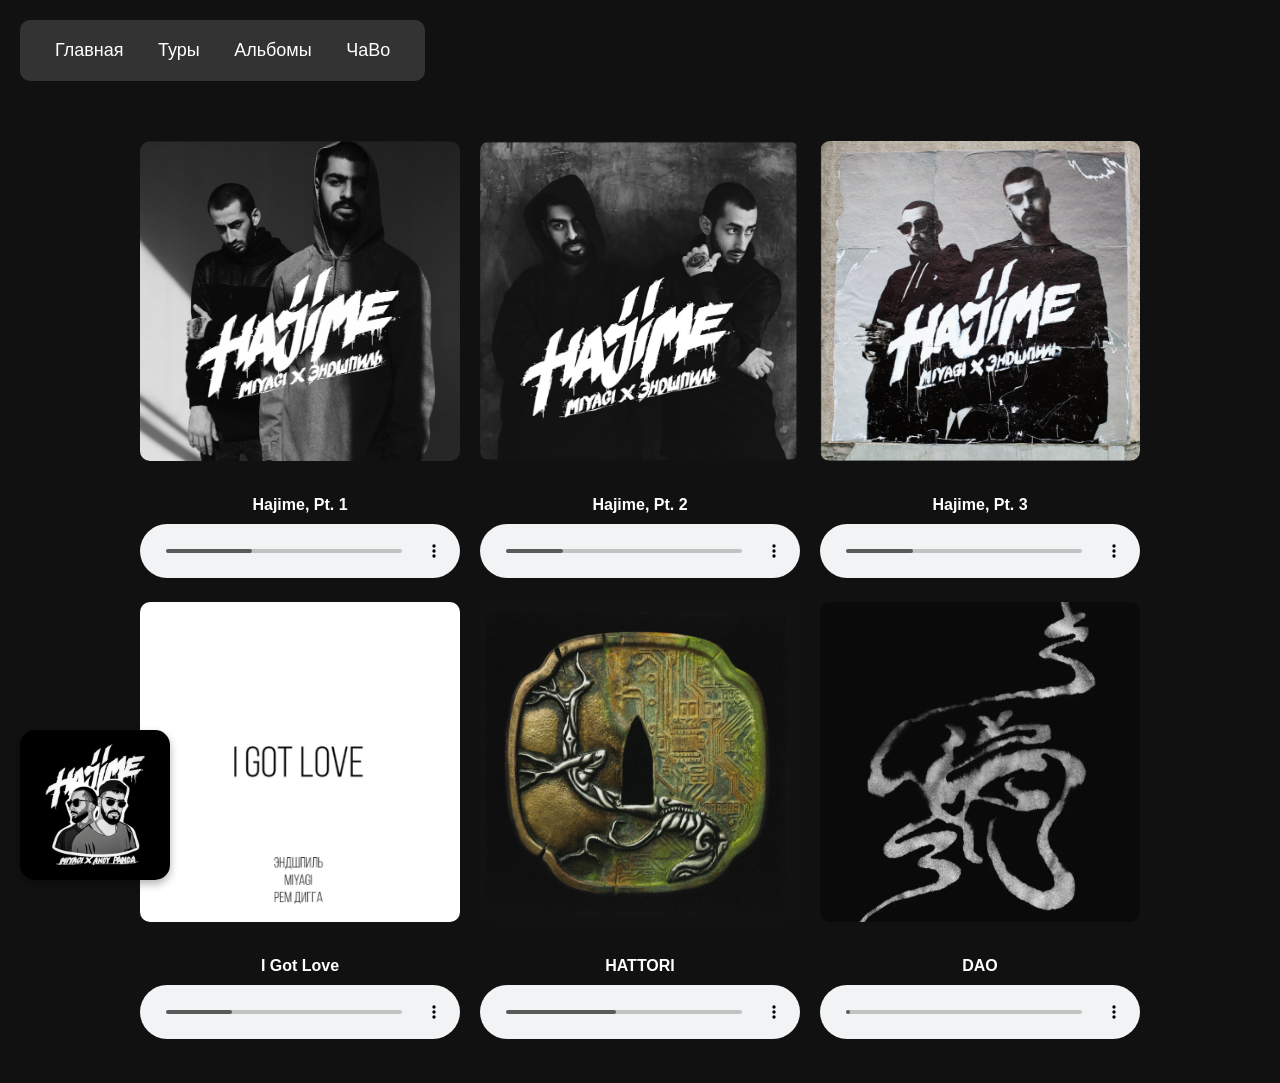
<file: albums.html>
<!DOCTYPE html>
<html lang="ru">
<head>
    <meta charset="UTF-8">
    <meta name="viewport" content="width=device-width, initial-scale=1.0">
    <title>Myagi & Andy Panda - альбомы</title>
    <link rel="icon" href="logo.png" type="image/png">
    <link rel="stylesheet" href="albums.css">
</head>

<body>
    <nav>
        <a href="index.html">Главная</a>
        <a href="tours.html">Туры</a>
        <a href="albums.html">Альбомы</a>
        <a href="faq.html">ЧаВо</a>
    </nav>

    <div class="photo-container">
        <img src="bg-photo.png" alt="Фото">
    </div>

    <div class="tracks-container">
        <div class="track">
            <img src="cover1.png" alt="Трек 0">
            <p>Hajime, Pt. 1</p>
            <audio controls>
                <source src="song1.mp3" type="audio/mpeg">
            </audio>
        </div>

        <div class="track">
            <img src="cover2.png" alt="Трек 1">
            <p>Hajime, Pt. 2</p>
            <audio controls>
                <source src="song2.mp3" type="audio/mpeg">
            </audio>
        </div>

        <div class="track">
            <img src="cover3.png" alt="Трек 2">
            <p>Hajime, Pt. 3</p>
            <audio controls>
                <source src="song3.mp3" type="audio/mpeg">
            </audio>
        </div>

        <div class="track">
            <img src="cover4.png" alt="Трек 3">
            <p>I Got Love</p>
            <audio controls>
                <source src="song4.mp3" type="audio/mpeg">
            </audio>
        </div>

        <div class="track">
            <img src="cover5.png" alt="Трек 4">
            <p>HATTORI</p>
            <audio controls>
                <source src="song5.mp3" type="audio/mpeg">
            </audio>
        </div>

        <div class="track">
            <img src="cover6.png" alt="Трек 5">
            <p>DAO</p>
            <audio controls>
                <source src="song6.mp3" type="audio/mpeg">
            </audio>
        </div>
    </div>
</body>
</html>
</file>
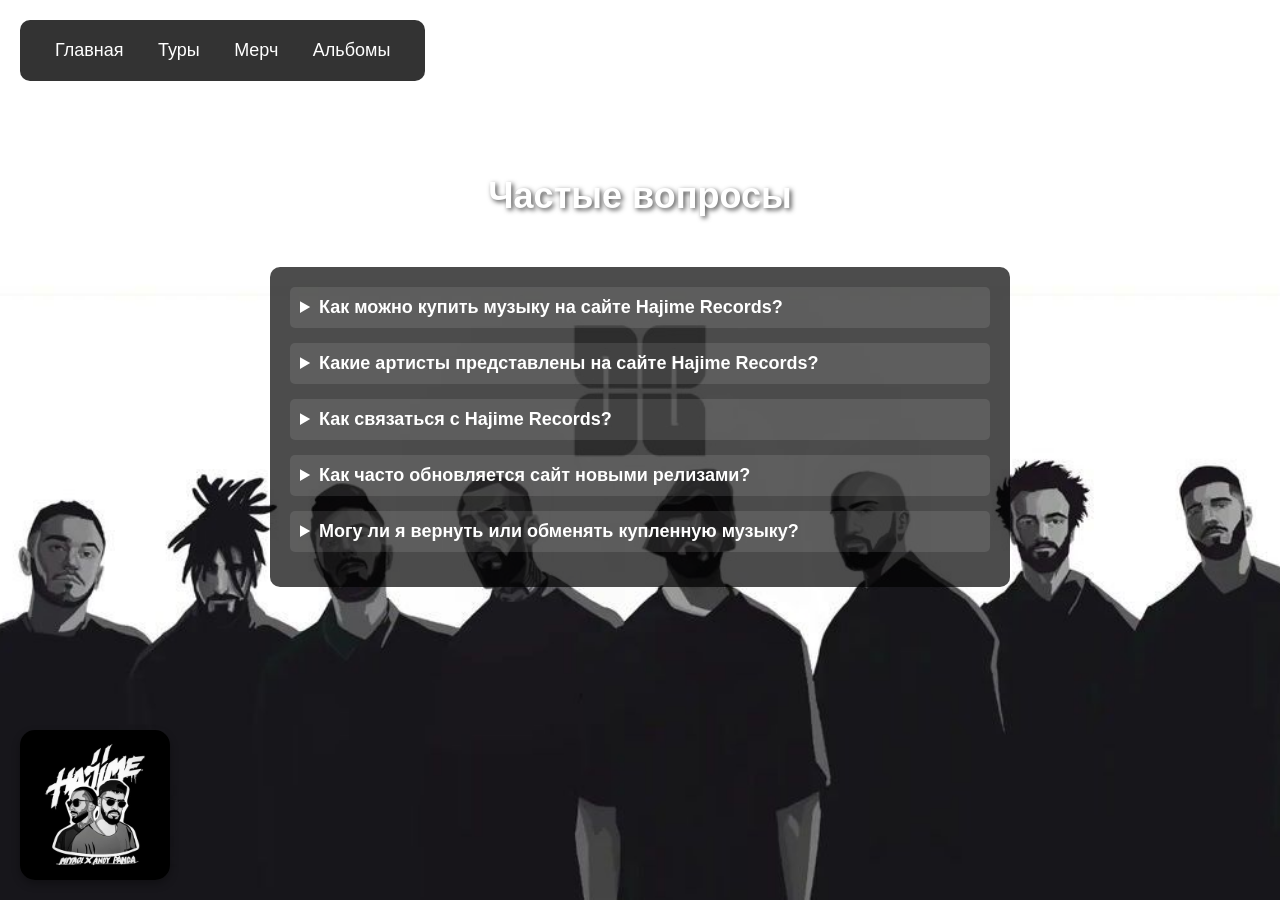
<file: faq.html>
<!DOCTYPE html>
<html lang="ru">
<head>
    <meta charset="UTF-8">
    <meta name="viewport" content="width=device-width, initial-scale=1.0">
    <title>Myagi & Andy Panda - ЧаВо</title>
    <link rel="icon" href="logo.png" type="image/png">
    <link rel="stylesheet" href="faq.css">
</head>

<body>
    <nav>
        <a href="index.html">Главная</a>
        <a href="tours.html">Туры</a>
        <a href="merch.html">Мерч</a>
        <a href="albums.html">Альбомы</a>
    </nav>

    <div class="photo-container">
        <img src="bg-photo.png" alt="Фото">
    </div>

    <div class="container">
        <h1>Частые вопросы</h1>
        <div class="faq-container">
            <details>
                <summary>Как можно купить музыку на сайте Hajime Records?</summary>
                <p>Музыку можно купить на сайте Hajime Records, добавив её в корзину и оплатив через доступные платёжные системы.</p>
            </details>

            <details>
                <summary>Какие артисты представлены на сайте Hajime Records?</summary>
                <p>На сайте представлены такие артисты, как MIYAGI, ANDY PANDA, TUMANIYO, KADI, CASTLE, HLOY и другие.</p>
            </details>

            <details>
                <summary>Как связаться с Hajime Records?</summary>
                <p>Вы можете связаться с нами по телефону +7 (969) 848-22-22 или через нашу страницу в Instagram.</p>
            </details>

            <details>
                <summary>Как часто обновляется сайт новыми релизами?</summary>
                <p>Новые релизы появляются на сайте регулярно, вы можете следить за нами в социальных сетях, чтобы быть в курсе последних новостей и релизов.</p>
            </details>

            <details>
                <summary>Могу ли я вернуть или обменять купленную музыку?</summary>
                <p>Политика возврата и обмена музыки на сайте Hajime Records не указана, пожалуйста, свяжитесь с нами напрямую, чтобы обсудить возможные варианты.</p>
            </details>
        </div>
    </div>
</body>
</html>
</file>
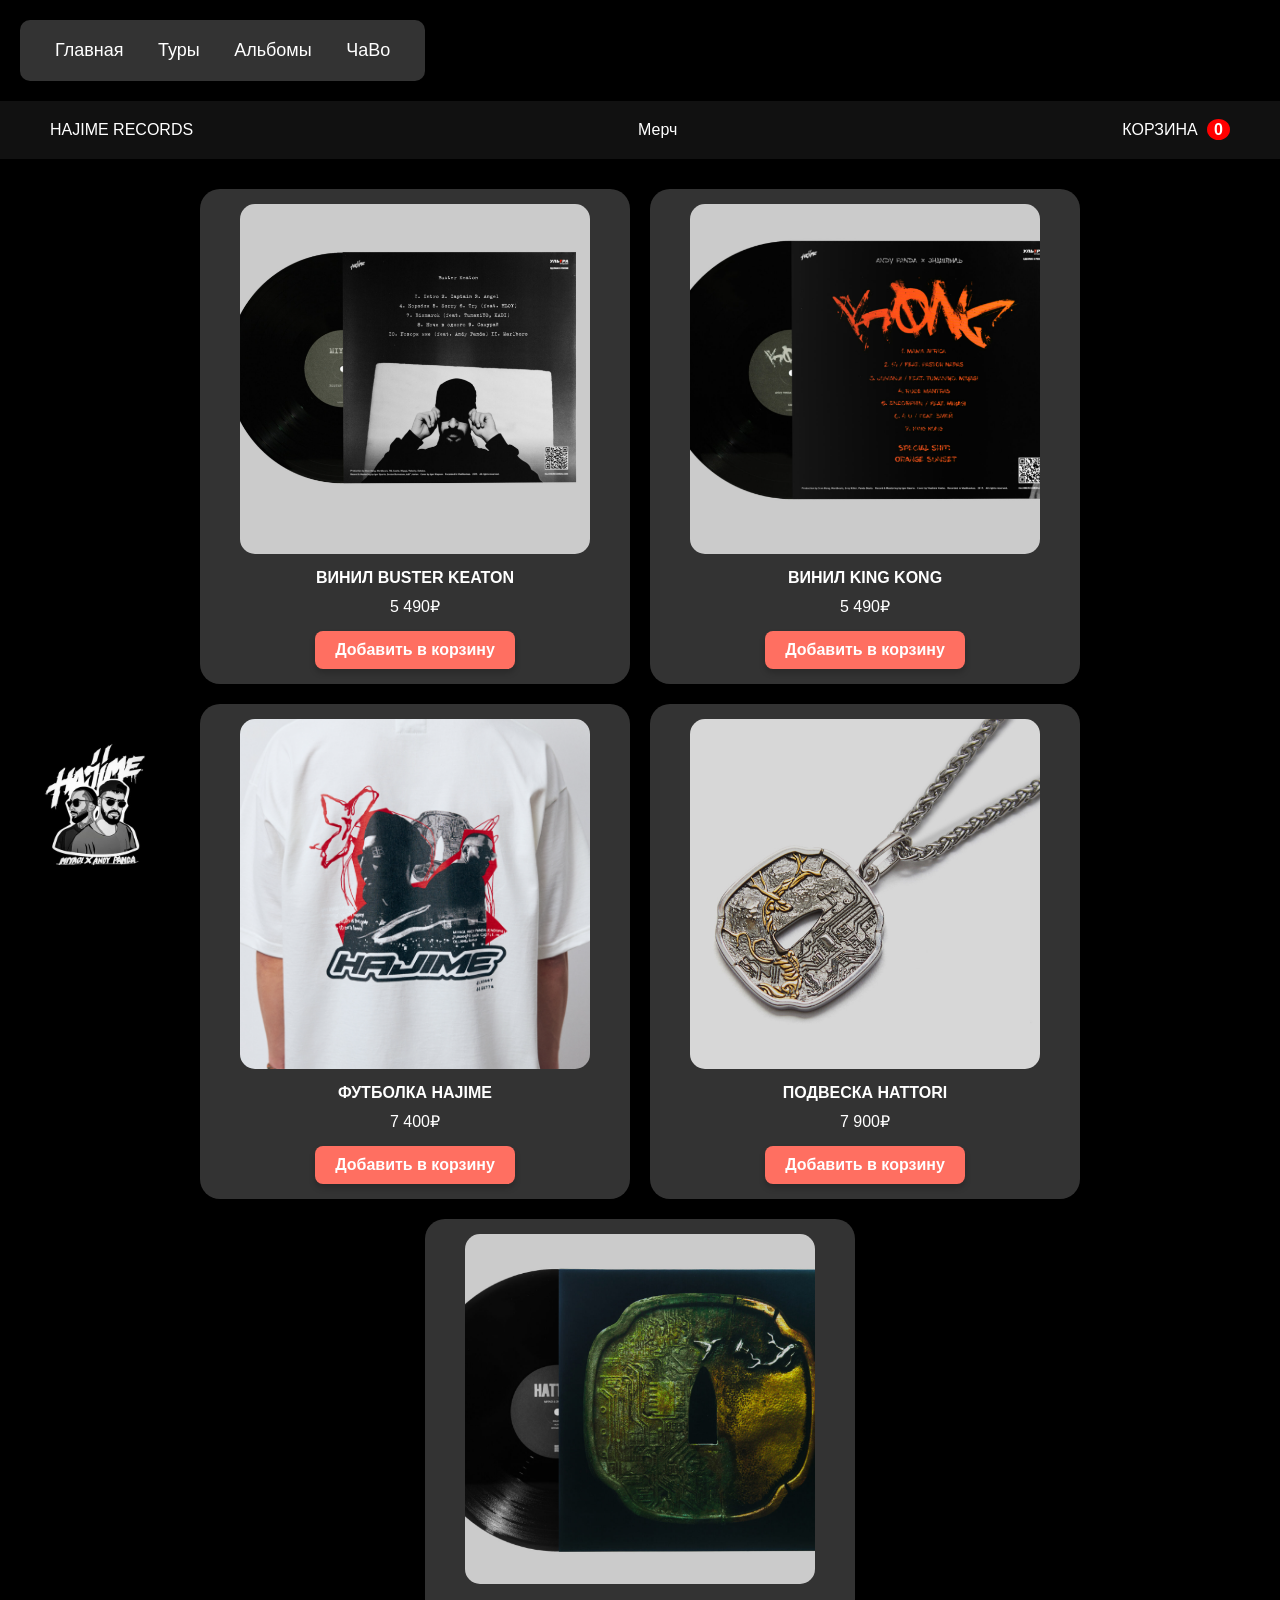
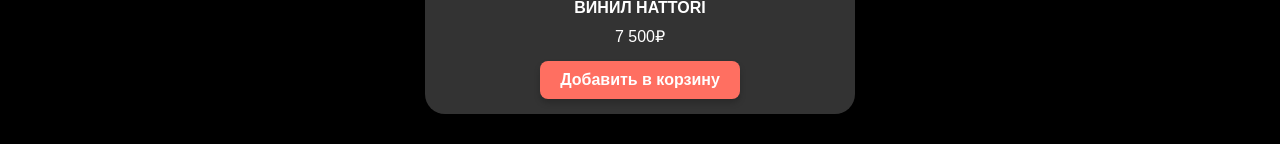
<file: merch.html>
<!DOCTYPE html>
<html lang="ru">
<head>
    <meta charset="UTF-8">
    <meta name="viewport" content="width=device-width, initial-scale=1.0">
    <title>Myagi & Andy Panda - мерч</title>
    <link rel="icon" href="logo.png" type="image/png">
    <link rel="stylesheet" href="merch.css">
</head>

<body>
    <nav>
        <a href="index.html">Главная</a>
        <a href="tours.html">Туры</a>
        <a href="albums.html">Альбомы</a>
        <a href="faq.html">ЧаВо</a>
    </nav>

    <div class="photo-container">
        <img src="bg-photo.png" alt="Фото">
    </div>

    <!-- Верхняя панель -->
    <div class="header">
        <div>HAJIME RECORDS</div>
        <div>Мерч</div>
        <div><a href="cart.html">КОРЗИНА <span class="cart-counter">0</span></a></div>
    </div>

    <!-- Контейнер товаров -->
    <div class="products">
        <div class="product product1">
            <img src="product1.png" alt="винил1">
            <p><strong>ВИНИЛ BUSTER KEATON</strong></p>
            <p>5 490₽</p>
            <a href="cart.html" class="add-to-cart">Добавить в корзину</a>
        </div>

        <div class="product product2">
            <img src="product2.png" alt="винил2">
            <p><strong>ВИНИЛ KING KONG</strong></p>
            <p>5 490₽</p>
            <a href="cart.html" class="add-to-cart">Добавить в корзину</a>
        </div>

        <div class="product product3">
            <img src="product3.png" alt="футболка3">
            <p><strong>ФУТБОЛКА HAJIME</strong></p>
            <p>7 400₽</p>
            <a href="cart.html" class="add-to-cart">Добавить в корзину</a>
        </div>

        <div class="product product4">
            <img src="product4.png" alt="подвеска4">
            <p><strong>ПОДВЕСКА HATTORI</strong></p>
            <p>7 900₽</p>
            <a href="cart.html" class="add-to-cart">Добавить в корзину</a>
        </div>

        <div class="product product5">
            <img src="product5.png" alt="винил5">
            <p><strong>ВИНИЛ HATTORI</strong></p>
            <p>7 500₽</p>
            <a href="cart.html" class="add-to-cart">Добавить в корзину</a>
        </div>
    </div>
</body>
</html>
</file>
<file: albums.css>
body {
    margin: 0;
    padding: 0;
    font-family: Arial, sans-serif;
    background-color: #111;
    color: #ffffff;
}

nav {
    background-color: #333;
    padding: 20px;
    border-radius: 10px;
    display: inline-block;
    margin: 20px;
}

nav a {
    color: white;
    text-decoration: none;
    margin: 0 15px;
    font-size: 18px;
    transition: 0.3s;
}

nav a:hover {
    color: #ffcc00;
    transform: scale(1.1);
}

.photo-container {
    position: fixed;
    bottom: 20px;
    left: 20px;
    width: 150px;
    height: 150px;
    overflow: hidden;
    border-radius: 15px;
    box-shadow: 0 4px 8px rgba(0,0,0,0.3);
}

.photo-container img {
    width: 100%;
    height: 100%;
    object-fit: cover;
}

.tracks-container {
    display: grid;
    grid-template-columns: repeat(auto-fit, minmax(300px, 1fr));
    gap: 20px;
    padding: 40px;
    max-width: 1000px;
    margin: 0 auto;
}

.track {
    text-align: center;
}

.track img {
    width: 100%;
    aspect-ratio: 1 / 1;
    object-fit: cover;
    border-radius: 10px;
    margin-bottom: 15px;
}

.track p {
    font-weight: bold;
    margin-bottom: 10px;
}

audio {
    width: 100%;
}

@media (max-width: 768px) {
    nav {
        display: block;
        text-align: center;
        margin: 10px;
    }
    nav a {
        display: block;
        margin: 8px 0;
        font-size: 16px;
    }
    .photo-container {
        width: 100px;
        height: 100px;
        bottom: 10px;
        left: 10px;
    }
    .tracks-container {
        padding: 20px;
        grid-template-columns: 1fr;
    }
}
</file>
<file: faq.css>
html, body {
    height: 100%;
    margin: 0;
    padding: 0;
}

body {
    font-family: Arial, sans-serif;
    background-image: url('faq.png');
    background-size: cover;
    background-position: center;
    background-repeat: no-repeat;
    background-attachment: fixed;
    color: #ffffff;
}

nav {
    background-color: #333;
    padding: 20px;
    border-radius: 10px;
    display: inline-block;
    margin: 20px;
}

nav a {
    color: white;
    text-decoration: none;
    margin: 0 15px;
    font-size: 18px;
    transition: 0.3s;
}

nav a:hover {
    color: #ffcc00;
    transform: scale(1.1);
}

.photo-container {
    position: fixed;
    bottom: 20px;
    left: 20px;
    width: 150px;
    height: 150px;
    overflow: hidden;
    border-radius: 15px;
    box-shadow: 0 4px 8px rgba(0,0,0,0.3);
}

.photo-container img {
    width: 100%;
    height: 100%;
    object-fit: cover;
}

.container {
    max-width: 800px;
    margin: 0 auto;
    padding: 50px 20px;
    text-align: center;
}

.container h1 {
    font-size: 36px;
    font-weight: bold;
    margin-bottom: 40px;
    text-shadow: 2px 2px 5px rgba(0,0,0,0.7);
}

.faq-container {
    max-width: 700px;
    margin: 50px auto;
    padding: 20px;
    background-color: rgba(0,0,0,0.7);
    border-radius: 10px;
    color: white;
    font-family: Arial, sans-serif;
    text-align: left;
}

details {
    margin-bottom: 15px;
    cursor: pointer;
}

summary {
    font-weight: bold;
    font-size: 18px;
    padding: 10px;
    border-radius: 5px;
    background-color: rgba(255,255,255,0.1);
    transition: background 0.3s;
}

summary:hover {
    background-color: rgba(255,255,255,0.2);
}

details p {
    padding: 10px 15px;
    margin: 0;
    background-color: rgba(255,255,255,0.05);
    border-left: 3px solid #ffcc00;
}

@media (max-width: 768px) {
    nav {
        display: block;
        text-align: center;
        margin: 10px;
    }
    nav a {
        display: block;
        margin: 8px 0;
        font-size: 16px;
    }
    .photo-container {
        width: 100px;
        height: 100px;
        bottom: 10px;
        left: 10px;
    }
    .container h1 {
        font-size: 26px;
    }
    .faq-container {
        margin: 20px auto;
        padding: 15px;
    }
}
</file>
<file: merch.css>
body {
    margin: 0;
    padding: 0;
    font-family: Arial, sans-serif;
    background-color: #000000;
    color: #ffffff;
}

nav {
    background-color: #333;
    padding: 20px;
    border-radius: 10px;
    display: inline-block;
    margin: 20px;
}

nav a {
    color: white;
    text-decoration: none;
    margin: 0 15px;
    font-size: 18px;
    transition: 0.3s;
}

nav a:hover {
    color: #ffcc00;
    transform: scale(1.1);
}

.photo-container {
    position: fixed;
    bottom: 20px;
    left: 20px;
    width: 150px;
    height: 150px;
    overflow: hidden;
    border-radius: 15px;
    box-shadow: 0 4px 8px rgba(0,0,0,0.3);
}

.photo-container img {
    width: 100%;
    height: 100%;
    object-fit: cover;
}

.header {
    display: flex;
    justify-content: space-between;
    align-items: center;
    padding: 20px 50px;
    background-color: #111;
    flex-wrap: wrap;
    gap: 10px;
}

.header a {
    color: white;
    text-decoration: none;
}

.cart-counter {
    background-color: red;
    color: white;
    font-weight: bold;
    border-radius: 50%;
    padding: 2px 7px;
    margin-left: 5px;
}

.products {
    display: flex;
    flex-wrap: wrap;
    gap: 20px;
    padding: 30px;
    justify-content: center;
}

.product {
    background-color: #333;
    border-radius: 20px;
    padding: 15px;
    text-align: center;
    display: flex;
    flex-direction: column;
    align-items: center;
    max-width: 400px;
    width: 100%;
}

.product img {
    width: 100%;
    max-width: 350px;
    height: auto;
    aspect-ratio: 1 / 1;
    object-fit: cover;
    border-radius: 15px;
    margin-bottom: 10px;
}

.product p {
    margin: 5px 0;
    color: white;
}

.add-to-cart {
    display: inline-block;
    padding: 10px 20px;
    background-color: #ff6f61;
    color: #fff;
    text-decoration: none;
    font-weight: bold;
    border-radius: 8px;
    transition: all 0.3s ease;
    box-shadow: 0 4px 6px rgba(0,0,0,0.2);
    text-align: center;
    margin-top: 10px;
}

.add-to-cart:hover {
    background-color: #ff3b2f;
    transform: translateY(-2px);
    box-shadow: 0 6px 8px rgba(0,0,0,0.3);
}

.add-to-cart:active {
    transform: translateY(0);
    box-shadow: 0 3px 4px rgba(0,0,0,0.2);
}

/* Адаптив для телефонов */
@media (max-width: 768px) {
    nav {
        display: block;
        text-align: center;
        margin: 10px;
    }
    nav a {
        display: block;
        margin: 8px 0;
        font-size: 16px;
    }
    .photo-container {
        width: 100px;
        height: 100px;
        bottom: 10px;
        left: 10px;
    }
    .header {
        flex-direction: column;
        padding: 15px;
        text-align: center;
    }
    .products {
        padding: 15px;
        gap: 15px;
    }
    .product {
        max-width: 100%;
    }
    .product img {
        max-width: 100%;
    }
    .add-to-cart {
        width: 100%;
        padding: 12px 0;
    }
}
</file>
